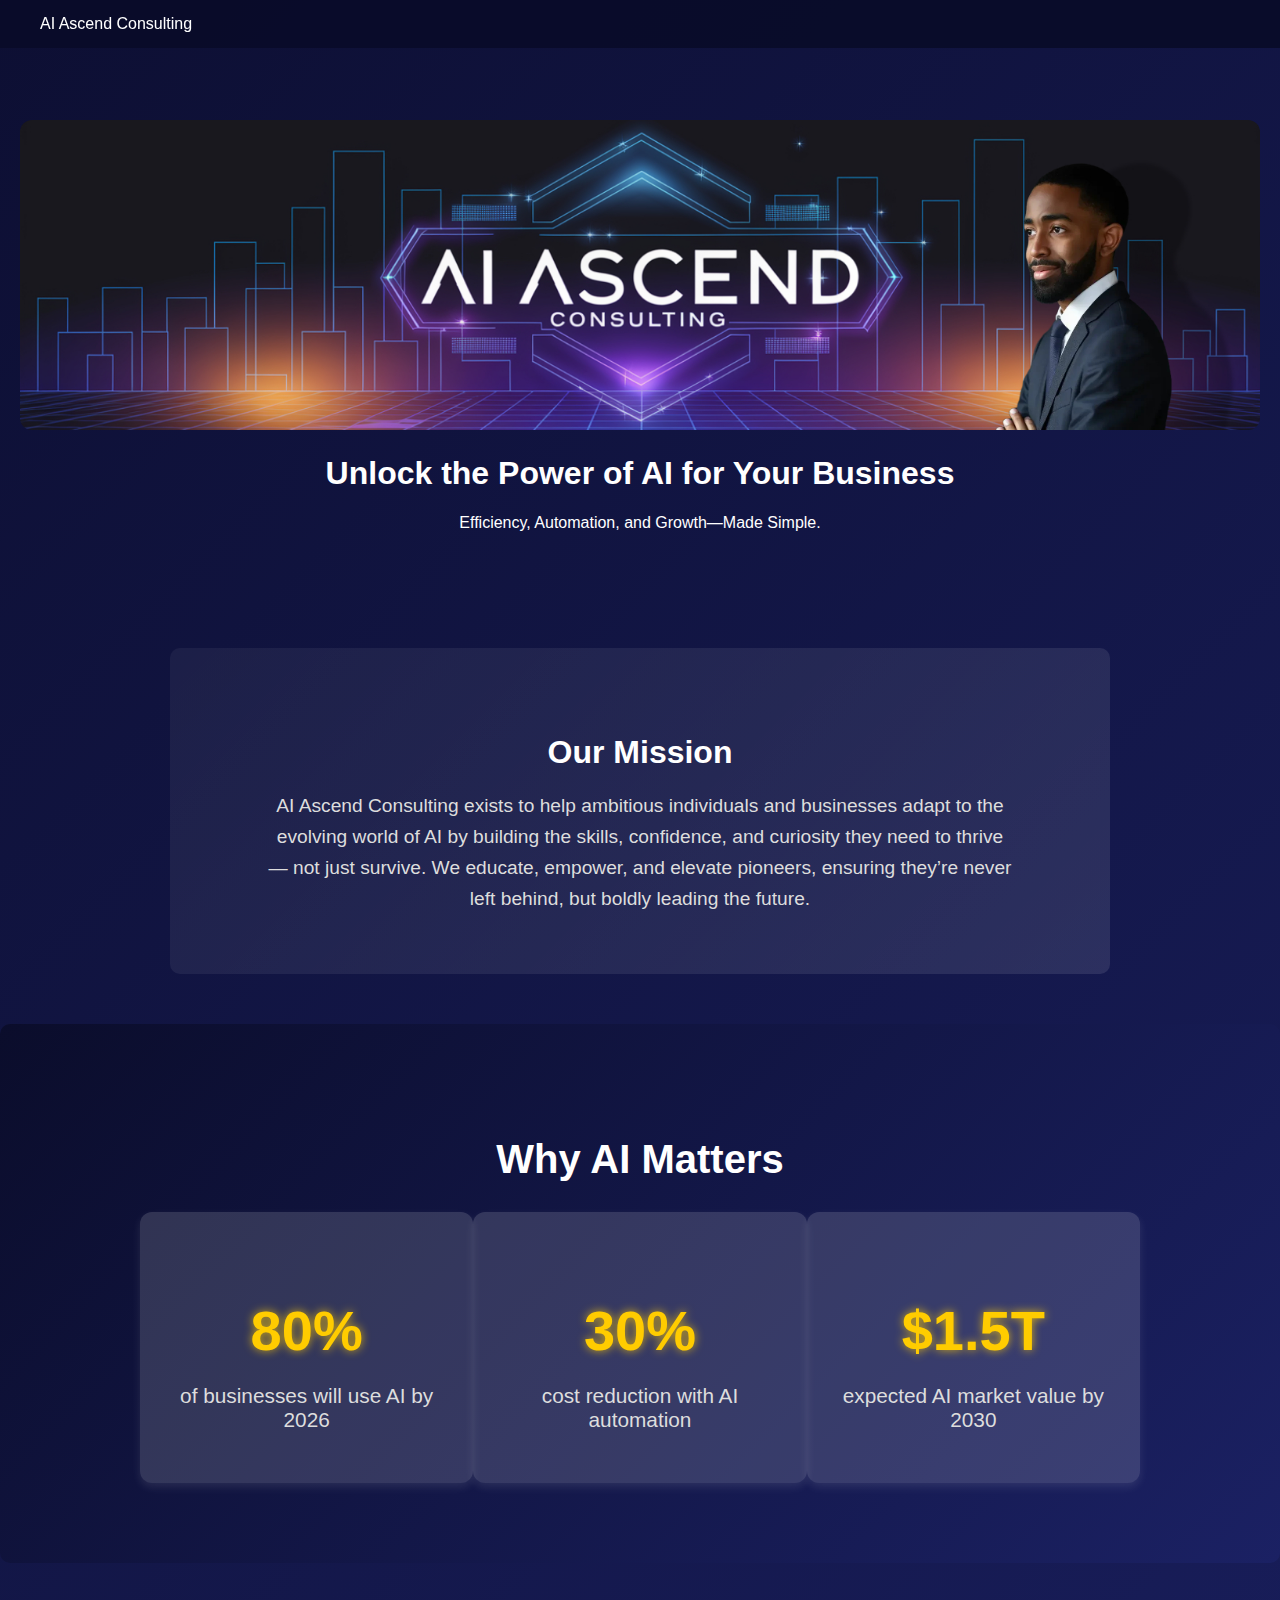
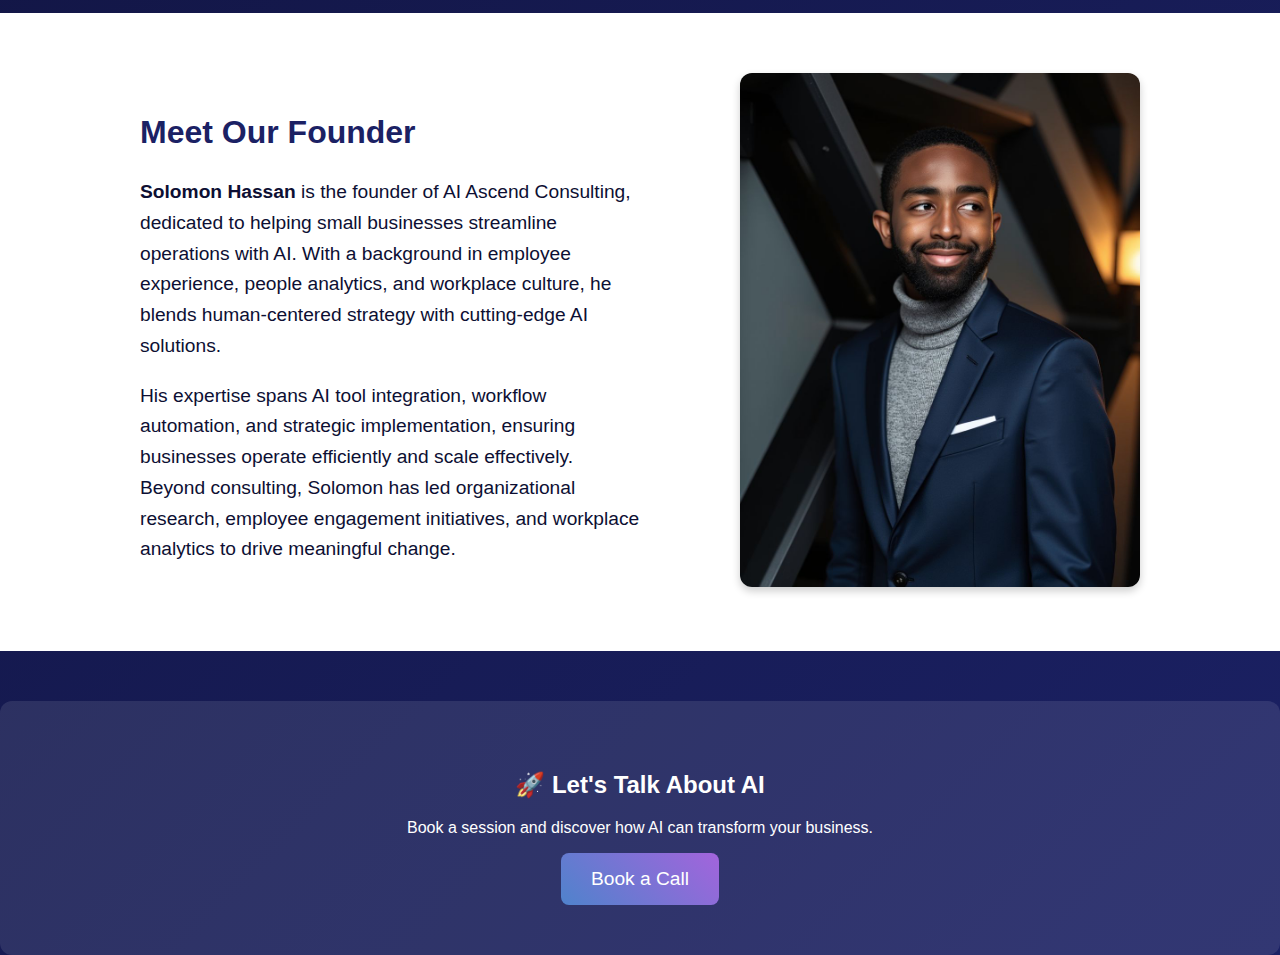
<file: index.html>
<!DOCTYPE html>
<html lang="en">
<head>
    <meta charset="UTF-8">
    <meta name="viewport" content="width=device-width, initial-scale=1.0">
    <title>AI Ascend Consulting</title>
    <link rel="stylesheet" href="styles.css">
</head>
<body>

    <!-- Navbar -->
    <nav class="navbar">
        <div class="logo">AI Ascend Consulting</div>
    </nav>

    <!-- Hero Section -->
    <section class="hero">
        <img src="ai-ascend-banner.jpg" alt="AI Ascend Consulting Banner">
        <div class="hero-overlay">
            <h1>Unlock the Power of AI for Your Business</h1>
            <p>Efficiency, Automation, and Growth—Made Simple.</p>
        </div>
    </section>

  <!-- Mission Statement -->
<section class="mission">
    <h2>Our Mission</h2>
    <p>AI Ascend Consulting exists to help ambitious individuals and businesses adapt to the evolving world of AI by building the skills, confidence, and curiosity they need to thrive — not just survive. We educate, empower, and elevate pioneers, ensuring they’re never left behind, but boldly leading the future.</p>
</section>

<!-- AI Stats Section (Reasons to Move to AI) -->
<section class="stats">
    <h2>Why AI Matters</h2>
    <div class="stats-grid">
        <div class="stat-box">
            <h3>80%</h3>
            <p>of businesses will use AI by 2026</p>
        </div>
        <div class="stat-box">
            <h3>30%</h3>
            <p>cost reduction with AI automation</p>
        </div>
        <div class="stat-box">
            <h3>$1.5T</h3>
            <p>expected AI market value by 2030</p>
        </div>
    </div>
</section>

    <!-- Meet the Founder Section -->
    <section class="meet-founder">
        <div class="founder-container">
            <div class="founder-text">
                <h2>Meet Our Founder</h2>
                <p>
                    <strong>Solomon Hassan</strong> is the founder of AI Ascend Consulting, dedicated to helping small businesses streamline operations with AI. 
                    With a background in employee experience, people analytics, and workplace culture, he blends human-centered strategy with cutting-edge AI solutions.
                </p>
                <p>
                    His expertise spans AI tool integration, workflow automation, and strategic implementation, ensuring businesses operate efficiently and scale effectively.
                    Beyond consulting, Solomon has led organizational research, employee engagement initiatives, and workplace analytics to drive meaningful change.
                </p>
            </div>
            <div class="founder-image">
                <img src="founder.jpg" alt="Solomon Hassan - Founder of AI Ascend Consulting">
            </div>
        </div>
    </section>

    <!-- Call to Action -->
    <section class="cta-final">
        <h2>🚀 Let's Talk About AI</h2>
        <p>Book a session and discover how AI can transform your business.</p>
        <a href="https://calendly.com/solomon-aiascendconsulting" class="cta-button">Book a Call</a>
    </section>

</body>
</html>
</file>
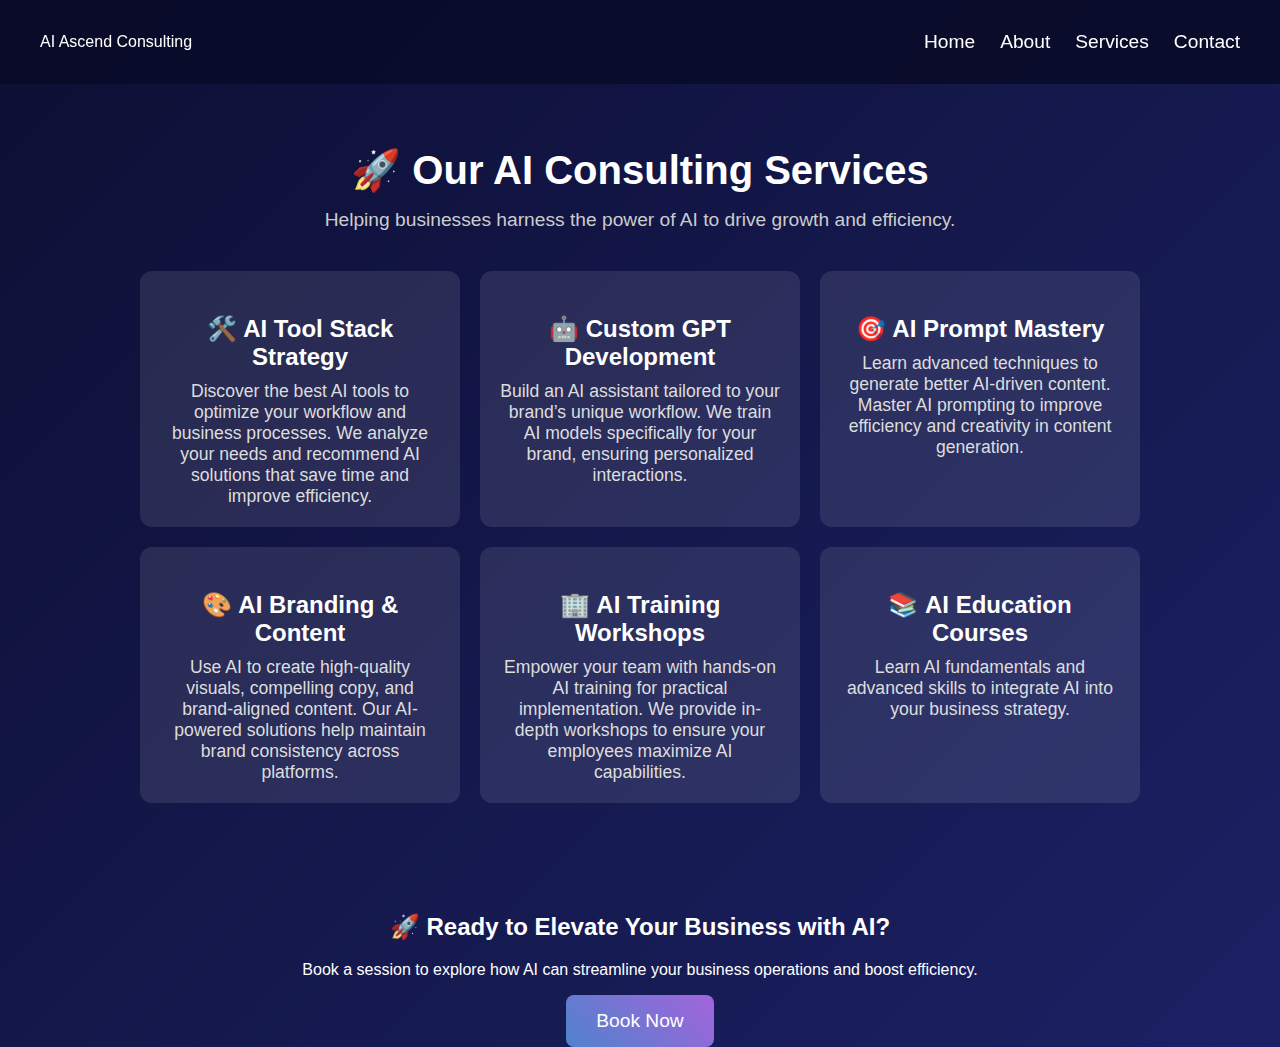
<file: services.html>
<!DOCTYPE html>
<html lang="en">
<head>
    <meta charset="UTF-8">
    <meta name="viewport" content="width=device-width, initial-scale=1.0">
    <title>Our Services | AI Ascend Consulting</title>
    <link rel="stylesheet" href="styles.css">
</head>
<body>

    <!-- Navigation -->
    <header class="navbar">
        <div class="logo">AI Ascend Consulting</div>
        <nav>
            <ul class="nav-list">
                <li><a href="index.html">Home</a></li>
                <li><a href="about.html">About</a></li>
                <li><a href="services.html" class="active">Services</a></li>
                <li><a href="contact.html">Contact</a></li>
            </ul>
        </nav>
    </header>

    <!-- Services Section -->
    <section class="services">
        <h1>🚀 <strong>Our AI Consulting Services</strong></h1>
        <p>Helping businesses harness the power of AI to drive growth and efficiency.</p>

        <div class="services-grid">
            <div class="service-card">
                <h3>🛠️ <strong>AI Tool Stack Strategy</strong></h3>
                <p>Discover the best AI tools to optimize your workflow and business processes. 
                   We analyze your needs and recommend AI solutions that save time and improve efficiency.</p>
            </div>

            <div class="service-card">
                <h3>🤖 <strong>Custom GPT Development</strong></h3>
                <p>Build an AI assistant tailored to your brand’s unique workflow. 
                   We train AI models specifically for your brand, ensuring personalized interactions.</p>
            </div>

            <div class="service-card">
                <h3>🎯 <strong>AI Prompt Mastery</strong></h3>
                <p>Learn advanced techniques to generate better AI-driven content. 
                   Master AI prompting to improve efficiency and creativity in content generation.</p>
            </div>

            <div class="service-card">
                <h3>🎨 <strong>AI Branding & Content</strong></h3>
                <p>Use AI to create high-quality visuals, compelling copy, and brand-aligned content. 
                   Our AI-powered solutions help maintain brand consistency across platforms.</p>
            </div>

            <div class="service-card">
                <h3>🏢 <strong>AI Training Workshops</strong></h3>
                <p>Empower your team with hands-on AI training for practical implementation. 
                   We provide in-depth workshops to ensure your employees maximize AI capabilities.</p>
            </div>

            <div class="service-card">
                <h3>📚 <strong>AI Education Courses</strong></h3>
                <p>Learn AI fundamentals and advanced skills to integrate AI into your business strategy.</p>
            </div>
        </div>
    </section>

    <!-- CTA: Book Now -->
    <section class="book-now">
        <h2>🚀 Ready to Elevate Your Business with AI?</h2>
        <p>Book a session to explore how AI can streamline your business operations and boost efficiency.</p>
        <a href="https://calendly.com/solomon-aiascendconsulting" class="cta-button">Book Now</a>
    </section>

</body>
</html>
</file>
<file: styles.css>
/* General Styles */
body {
    font-family: 'Poppins', sans-serif;
    margin: 0;
    padding-top: 70px;
    background: linear-gradient(135deg, #0d0f33, #1b2164);
    color: #ffffff;
    text-align: center;
}

/* Navigation Bar */
.navbar {
    width: 100%;
    display: flex;
    justify-content: space-between;
    align-items: center;
    padding: 15px 40px;
    background: rgba(10, 12, 41, 0.95);
    position: fixed;
    top: 0;
    left: 0;
    right: 0;
    z-index: 1000;
    box-sizing: border-box;
}

.nav-list {
    display: flex;
    list-style: none;
    gap: 25px;
}

.nav-list a {
    color: #ffffff;
    text-decoration: none;
    font-size: 1.2rem;
    transition: color 0.3s ease;
}

.nav-list a:hover {
    color: #a364dc;
}

/* Hero Section */
.hero {
    position: relative;
    text-align: center;
    padding: 50px 20px;
}

.hero img {
    width: 100%;
    max-height: 450px;
    object-fit: cover;
    border-radius: 12px;
}

.hero-text {
    position: absolute;
    top: 50%;
    left: 50%;
    transform: translate(-50%, -50%);
    background: rgba(0, 0, 0, 0.6);
    padding: 20px;
    border-radius: 12px;
}

.hero-text h2 {
    font-size: 2.5rem;
    margin-bottom: 10px;
}


/* Mission Section */
.mission {
    text-align: center;
    padding: 60px 20px;
    background: linear-gradient(135deg, rgba(255, 255, 255, 0.05), rgba(255, 255, 255, 0.1));
    border-radius: 10px;
    margin: 50px auto;
    max-width: 900px;
}

.mission h2 {
    font-size: 2rem;
    font-weight: bold;
    color: #ffffff;
    margin-bottom: 20px;
}

.mission p {
    font-size: 1.2rem;
    color: #ddd;
    max-width: 750px;
    margin: auto;
    line-height: 1.6;
}

/* Why AI Matters Section */
.stats {
    text-align: center;
    padding: 80px 20px;
    background: linear-gradient(135deg, rgba(10, 12, 41, 0.9), rgba(27, 33, 100, 0.95));
    border-radius: 10px;
    margin-top: 30px;
}

.stats h2 {
    font-size: 2.5rem;
    font-weight: bold;
    margin-bottom: 30px;
    color: #ffffff;
}

/* Ensuring Stats Are in a Single Horizontal Line */
.stats-grid {
    display: flex;
    justify-content: space-around;
    align-items: center;
    max-width: 1000px;
    margin: auto;
    flex-wrap: nowrap; /* Prevents wrapping */
}

/* Styling Each Stat Box */
.stat-box {
    background: rgba(255, 255, 255, 0.15);
    padding: 30px;
    border-radius: 12px;
    text-align: center;
    width: 300px;
    transition: transform 0.3s ease, background 0.3s ease;
    box-shadow: 0px 4px 10px rgba(255, 255, 255, 0.1);
}

.stat-box:hover {
    transform: translateY(-5px);
    background: rgba(255, 255, 255, 0.25);
}

/* Making the Numbers Stand Out */
.stat-box h3 {
    font-size: 3.5rem;
    font-weight: bold;
    color: #ffcc00; /* Eye-popping color */
    text-shadow: 0px 0px 10px rgba(255, 204, 0, 0.8);
    margin-bottom: 10px;
}

/* Subtitle Below Each Number */
.stat-box p {
    font-size: 1.3rem;
    color: #ddd;
    font-weight: 500;
}

/* Ensuring Responsive Behavior */
@media (max-width: 1024px) {
    .stats-grid {
        flex-wrap: wrap; /* Allows wrapping on smaller screens */
        gap: 20px;
    }

    .stat-box {
        width: 45%;
    }
}

@media (max-width: 768px) {
    .stats-grid {
        flex-direction: column;
    }

    .stat-box {
        width: 90%;
    }
}


/* CTA Section */
.cta-final {
    text-align: center;
    padding: 50px 20px;
    background: rgba(255, 255, 255, 0.1);
    border-radius: 12px;
    margin-top: 50px;
}

.cta-button {
    background: linear-gradient(45deg, #4f83cc, #a364dc);
    color: #ffffff;
    padding: 15px 30px;
    text-decoration: none;
    border-radius: 8px;
    font-size: 1.2rem;
    display: inline-block;
    transition: transform 0.2s;
}

.cta-button:hover {
    transform: translateY(-3px);
}

/* Footer */
footer {
    background: rgba(10, 12, 41, 0.9);
    padding: 20px;
    text-align: center;
    margin-top: 40px;
}

.footer-logo {
    font-size: 1.5rem;
    font-weight: bold;
}

.footer-text {
    font-size: 0.9rem;
    opacity: 0.7;
}


/* About Page Styling */
.about-container {
    text-align: center;
    padding: 50px 20px;
    max-width: 1000px;
    margin: auto;
}

.about-container h2 {
    font-size: 2.5rem;
    font-weight: bold;
    margin-bottom: 10px;
}

.about-container p {
    font-size: 1.2rem;
    max-width: 800px;
    margin: auto;
    color: #cccccc;
}

/* Mission & Approach Section */
.mission-approach {
    display: flex;
    flex-wrap: wrap;
    justify-content: center;
    gap: 20px;
    margin-top: 40px;
}

.mission-card, .approach-card {
    flex: 1;
    min-width: 300px;
    background: rgba(255, 255, 255, 0.1);
    padding: 20px;
    border-radius: 12px;
    text-align: center;
    transition: transform 0.3s ease, background 0.3s ease;
}

.mission-card:hover, .approach-card:hover {
    transform: translateY(-5px);
    background: rgba(255, 255, 255, 0.2);
}

.mission-card h3, .approach-card h3 {
    font-size: 1.5rem;
    font-weight: bold;
    margin-bottom: 10px;
    color: #ffffff;
}

.mission-card p, .approach-card p {
    font-size: 1.1rem;
    color: #dddddd;
}

/* Meet the Founder Section */
.meet-founder {
    background: #ffffff;
    color: #0d0f33;
    padding: 60px 20px;
    margin-top: 50px;
}

.founder-container {
    max-width: 1000px;
    margin: auto;
    display: flex;
    align-items: center;
    justify-content: space-between;
    gap: 40px;
    text-align: left;
}

.founder-text {
    flex: 1;
    font-size: 1.2rem;
    line-height: 1.6;
    max-width: 50%;
}

.founder-text h2 {
    font-size: 2rem;
    margin-bottom: 15px;
    color: #1b2164;
}

.founder-image {
    flex: 1;
    max-width: 40%;
}

.founder-image img {
    width: 100%;
    border-radius: 12px;
    box-shadow: 0px 4px 8px rgba(0, 0, 0, 0.2);
}

/* Services Section */
.services {
    text-align: center;
    padding: 50px 20px;
}

.services h1 {
    font-size: 2.5rem;
    font-weight: bold;
    margin-bottom: 15px;
}

.services p {
    font-size: 1.2rem;
    max-width: 800px;
    margin: auto;
    color: #cccccc;
}

/* Services Grid Layout (3x2) */
.services-grid {
    display: grid;
    grid-template-columns: repeat(3, 1fr);
    gap: 20px;
    max-width: 1000px;
    margin: 40px auto;
}

.service-card {
    background: rgba(255, 255, 255, 0.1);
    padding: 20px;
    border-radius: 12px;
    text-align: center;
    transition: transform 0.3s ease, background 0.3s ease;
}

.service-card:hover {
    transform: translateY(-5px);
    background: rgba(255, 255, 255, 0.2);
}

.service-card h3 {
    font-size: 1.5rem;
    font-weight: bold;
    margin-bottom: 10px;
    color: #ffffff;
}

.service-card p {
    font-size: 1.1rem;
    color: #dddddd;
}

/* Responsive - Stack to 2x3 on Tablets */
@media (max-width: 1024px) {
    .services-grid {
        grid-template-columns: repeat(2, 1fr);
    }
}

/* Responsive - Stack to 1 Column on Mobile */
@media (max-width: 768px) {
    .services-grid {
        grid-template-columns: repeat(1, 1fr);
    }
}
</file>
